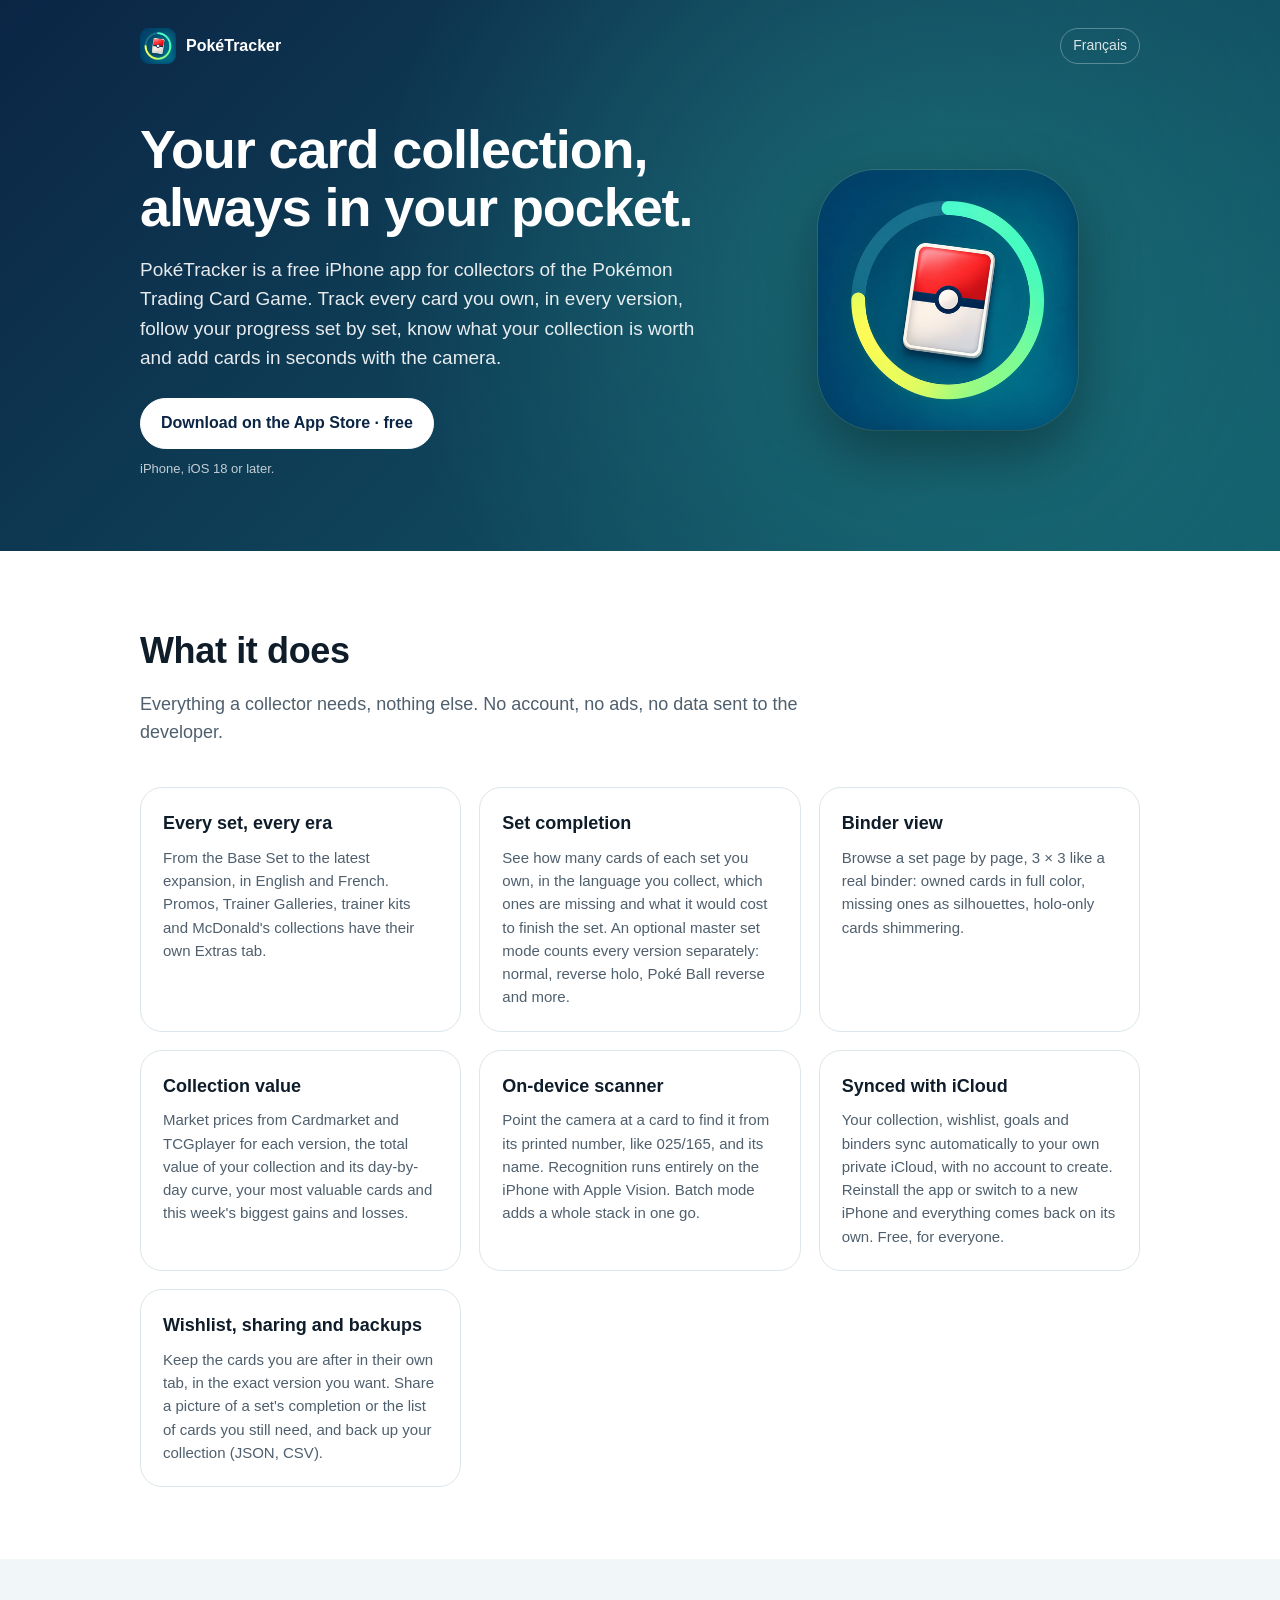
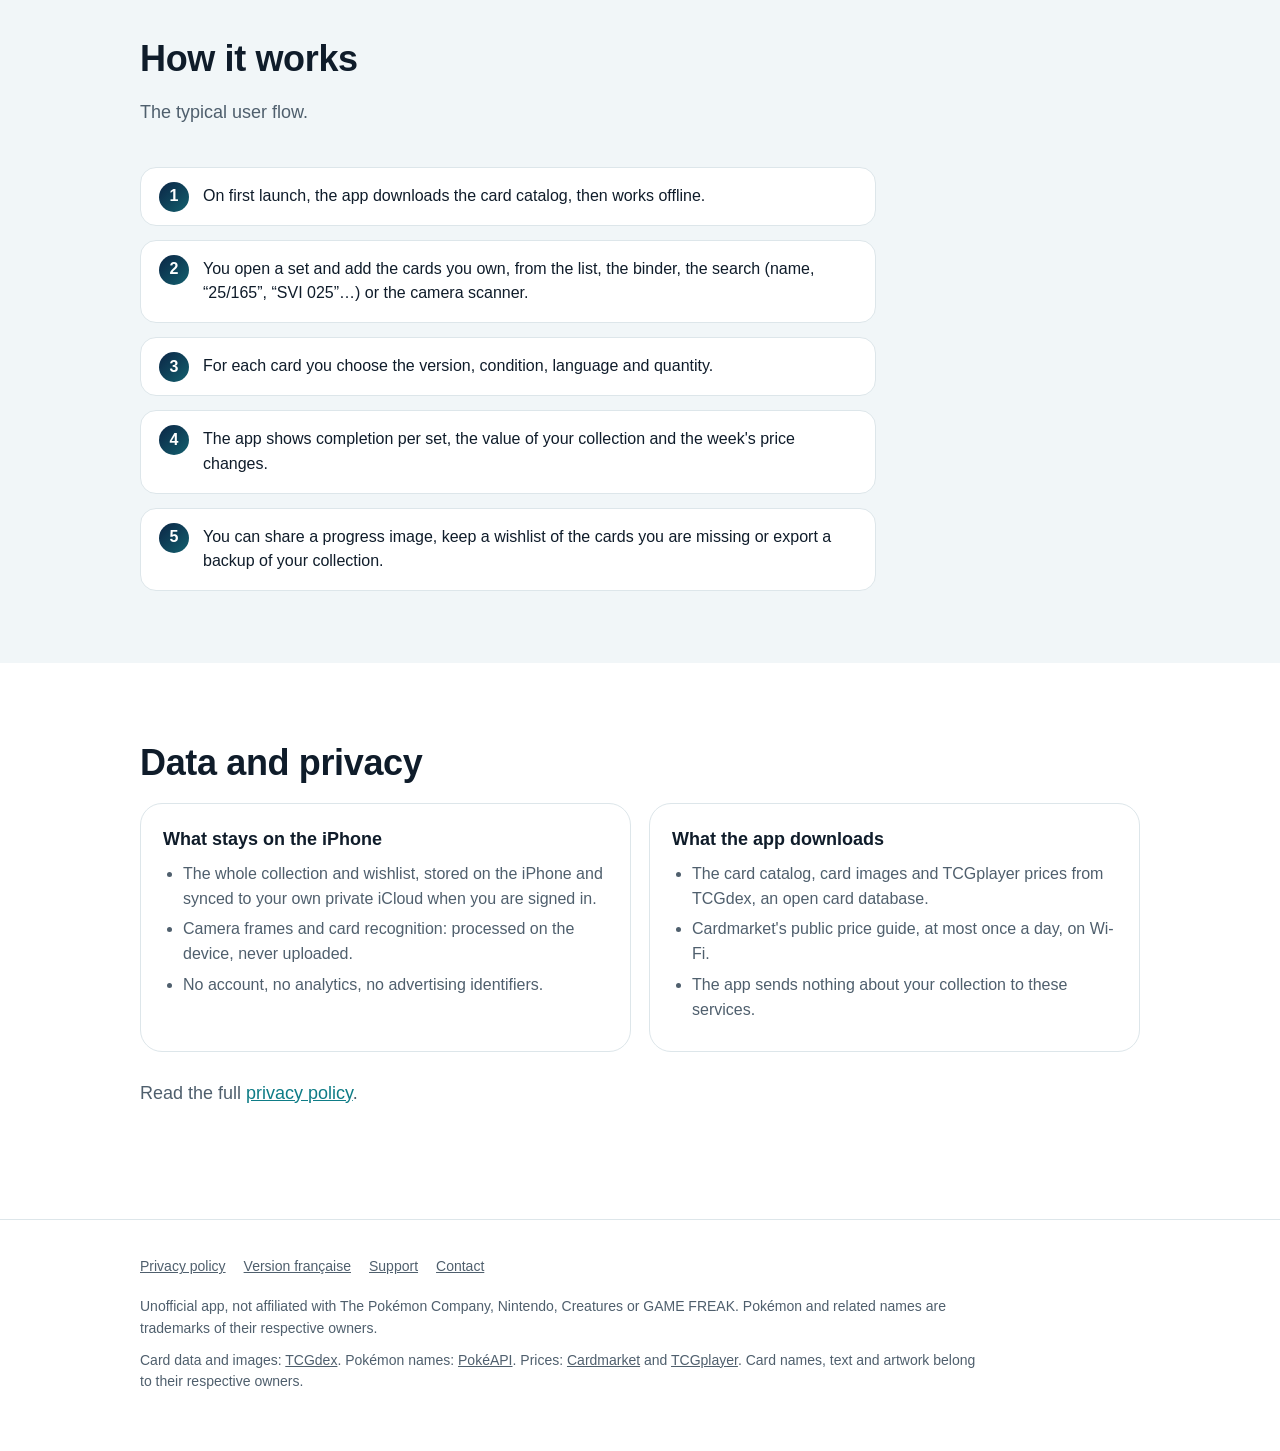
<file: index.html>
<!doctype html>
<html lang="en">
<head>
    <meta charset="utf-8">
    <meta name="viewport" content="width=device-width, initial-scale=1">
    <title>PokéTracker — Trading card collection tracker for iPhone</title>
    <meta name="description" content="PokéTracker is a free iPhone app to track your Pokémon Trading Card Game collection: set completion, every card version, prices, an on-device card scanner and shareable progress.">
    <meta name="apple-itunes-app" content="app-id=6833950408">
    <link rel="icon" href="images/icon.png">
    <link rel="stylesheet" href="style.css">
</head>
<body>
    <header class="hero">
        <div class="wrap">
            <nav class="nav">
                <a class="brand" href="./"><img src="images/icon.png" alt="">PokéTracker</a>
                <a class="lang" href="fr/" hreflang="fr" lang="fr">Français</a>
            </nav>

            <div class="hero-body">
                <div>
                    <h1>Your card collection, always in your pocket.</h1>
                    <p class="lead">PokéTracker is a free iPhone app for collectors of the Pokémon Trading Card Game. Track every card you own, in every version, follow your progress set by set, know what your collection is worth and add cards in seconds with the camera.</p>
                    <a class="status store-link" href="https://apps.apple.com/app/apple-store/id6833950408?pt=129789624&amp;ct=site-en&amp;mt=8">Download on the App Store · free</a>
                    <p class="store-note">iPhone, iOS 18 or later.</p>
                </div>
                <div class="hero-shot">
                    <img class="hero-icon" src="images/icon.png" alt="PokéTracker icon: a trading card with a Poké Ball motif inside a progress ring">
                </div>
            </div>
        </div>
    </header>

    <main>
        <section>
            <div class="wrap">
                <h2>What it does</h2>
                <p class="section-lead">Everything a collector needs, nothing else. No account, no ads, no data sent to the developer.</p>
                <div class="features">
                    <div class="feature">
                        <h3>Every set, every era</h3>
                        <p>From the Base Set to the latest expansion, in English and French. Promos, Trainer Galleries, trainer kits and McDonald's collections have their own Extras tab.</p>
                    </div>
                    <div class="feature">
                        <h3>Set completion</h3>
                        <p>See how many cards of each set you own, in the language you collect, which ones are missing and what it would cost to finish the set. An optional master set mode counts every version separately: normal, reverse holo, Poké Ball reverse and more.</p>
                    </div>
                    <div class="feature">
                        <h3>Binder view</h3>
                        <p>Browse a set page by page, 3 × 3 like a real binder: owned cards in full color, missing ones as silhouettes, holo-only cards shimmering.</p>
                    </div>
                    <div class="feature">
                        <h3>Collection value</h3>
                        <p>Market prices from Cardmarket and TCGplayer for each version, the total value of your collection and its day-by-day curve, your most valuable cards and this week's biggest gains and losses.</p>
                    </div>
                    <div class="feature">
                        <h3>On-device scanner</h3>
                        <p>Point the camera at a card to find it from its printed number, like 025/165, and its name. Recognition runs entirely on the iPhone with Apple Vision. Batch mode adds a whole stack in one go.</p>
                    </div>
                    <div class="feature">
                        <h3>Synced with iCloud</h3>
                        <p>Your collection, wishlist, goals and binders sync automatically to your own private iCloud, with no account to create. Reinstall the app or switch to a new iPhone and everything comes back on its own. Free, for everyone.</p>
                    </div>
                    <div class="feature">
                        <h3>Wishlist, sharing and backups</h3>
                        <p>Keep the cards you are after in their own tab, in the exact version you want. Share a picture of a set's completion or the list of cards you still need, and back up your collection (JSON, CSV).</p>
                    </div>
                </div>
            </div>
        </section>

        <section class="alt">
            <div class="wrap">
                <h2>How it works</h2>
                <p class="section-lead">The typical user flow.</p>
                <ol class="flow">
                    <li>On first launch, the app downloads the card catalog, then works offline.</li>
                    <li>You open a set and add the cards you own, from the list, the binder, the search (name, “25/165”, “SVI 025”…) or the camera scanner.</li>
                    <li>For each card you choose the version, condition, language and quantity.</li>
                    <li>The app shows completion per set, the value of your collection and the week's price changes.</li>
                    <li>You can share a progress image, keep a wishlist of the cards you are missing or export a backup of your collection.</li>
                </ol>
            </div>
        </section>

        <section>
            <div class="wrap">
                <h2>Data and privacy</h2>
                <div class="facts">
                    <div class="feature">
                        <h3>What stays on the iPhone</h3>
                        <ul>
                            <li>The whole collection and wishlist, stored on the iPhone and synced to your own private iCloud when you are signed in.</li>
                            <li>Camera frames and card recognition: processed on the device, never uploaded.</li>
                            <li>No account, no analytics, no advertising identifiers.</li>
                        </ul>
                    </div>
                    <div class="feature">
                        <h3>What the app downloads</h3>
                        <ul>
                            <li>The card catalog, card images and TCGplayer prices from TCGdex, an open card database.</li>
                            <li>Cardmarket's public price guide, at most once a day, on Wi-Fi.</li>
                            <li>The app sends nothing about your collection to these services.</li>
                        </ul>
                    </div>
                </div>
                <p class="section-lead" style="margin-top: 28px;">Read the full <a href="privacy.html">privacy policy</a>.</p>
            </div>
        </section>
    </main>

    <footer>
        <div class="wrap">
            <div class="links">
                <a href="privacy.html">Privacy policy</a>
                <a href="fr/" hreflang="fr" lang="fr">Version française</a>
                <a href="support.html">Support</a>
                <a href="mailto:contact@getpoketracker.app">Contact</a>
            </div>
            <p>Unofficial app, not affiliated with The Pokémon Company, Nintendo, Creatures or GAME FREAK. Pokémon and related names are trademarks of their respective owners.</p>
            <p>Card data and images: <a href="https://tcgdex.dev">TCGdex</a>. Pokémon names: <a href="https://pokeapi.co">PokéAPI</a>. Prices: <a href="https://www.cardmarket.com">Cardmarket</a> and <a href="https://www.tcgplayer.com">TCGplayer</a>. Card names, text and artwork belong to their respective owners.</p>
        </div>
    </footer>
</body>
</html>
</file>
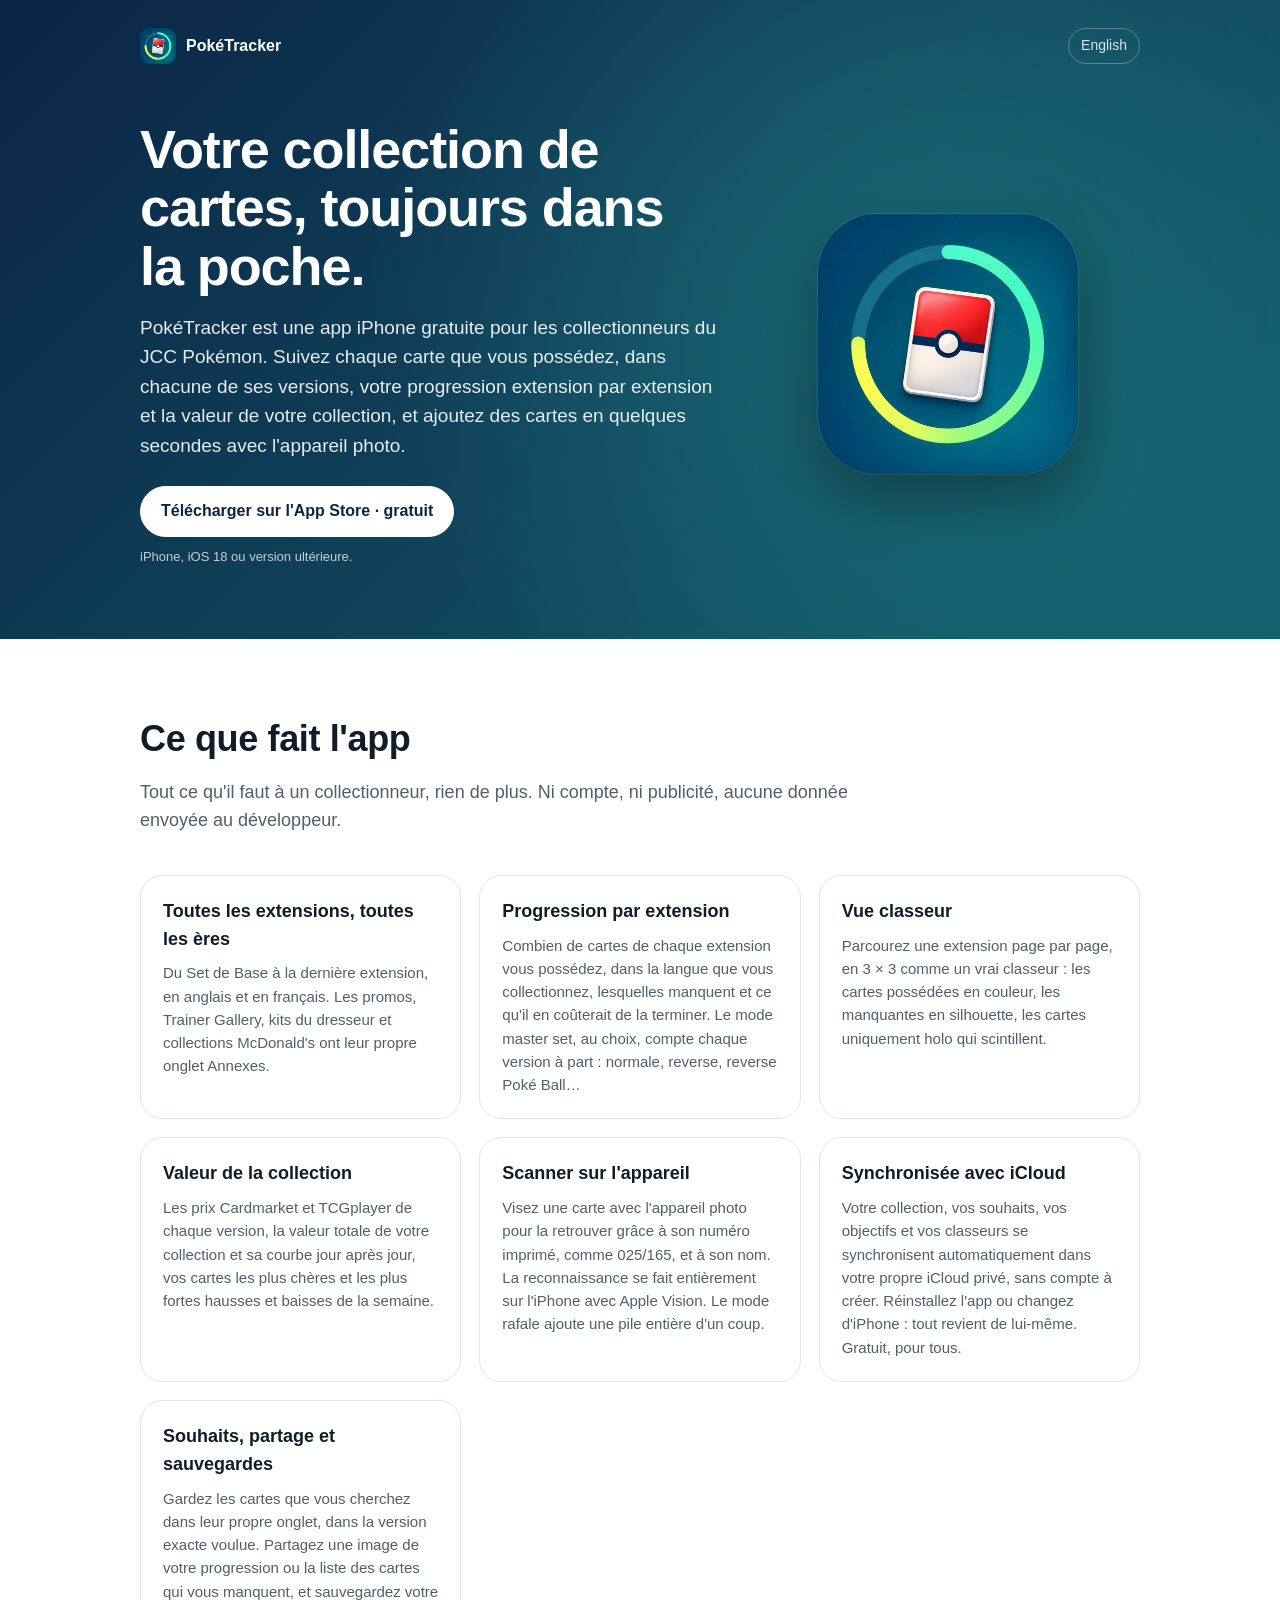
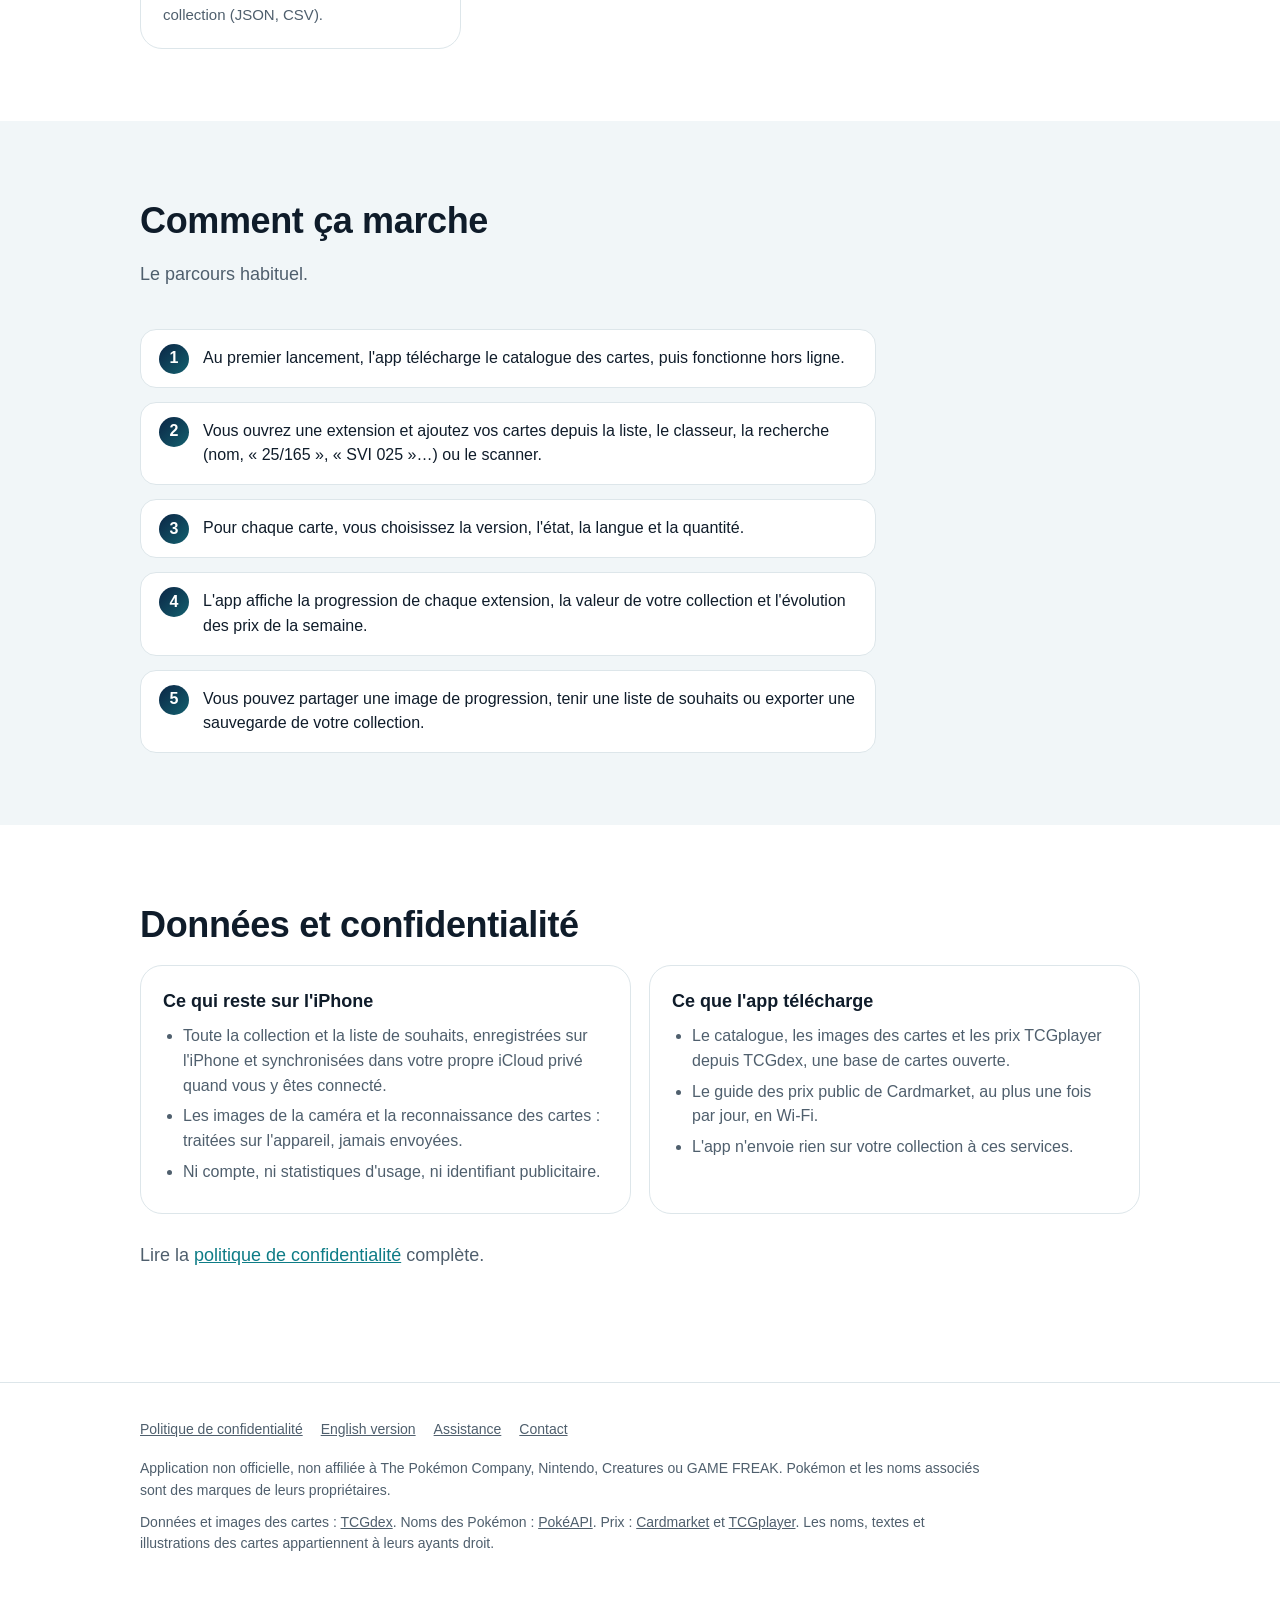
<file: fr/index.html>
<!doctype html>
<html lang="fr">
<head>
    <meta charset="utf-8">
    <meta name="viewport" content="width=device-width, initial-scale=1">
    <title>PokéTracker — Suivi de collection de cartes sur iPhone</title>
    <meta name="description" content="PokéTracker est une app iPhone gratuite pour suivre votre collection de cartes du JCC Pokémon : progression par extension, toutes les versions, prix, scanner sur l'appareil et images de progression.">
    <meta name="apple-itunes-app" content="app-id=6833950408">
    <link rel="icon" href="../images/icon.png">
    <link rel="stylesheet" href="../style.css">
</head>
<body>
    <header class="hero">
        <div class="wrap">
            <nav class="nav">
                <a class="brand" href="./"><img src="../images/icon.png" alt="">PokéTracker</a>
                <a class="lang" href="../" hreflang="en" lang="en">English</a>
            </nav>

            <div class="hero-body">
                <div>
                    <h1>Votre collection de cartes, toujours dans la poche.</h1>
                    <p class="lead">PokéTracker est une app iPhone gratuite pour les collectionneurs du JCC Pokémon. Suivez chaque carte que vous possédez, dans chacune de ses versions, votre progression extension par extension et la valeur de votre collection, et ajoutez des cartes en quelques secondes avec l'appareil photo.</p>
                    <a class="status store-link" href="https://apps.apple.com/app/apple-store/id6833950408?pt=129789624&amp;ct=site-fr&amp;mt=8">Télécharger sur l'App Store · gratuit</a>
                    <p class="store-note">iPhone, iOS 18 ou version ultérieure.</p>
                </div>
                <div class="hero-shot">
                    <img class="hero-icon" src="../images/icon.png" alt="Icône de PokéTracker : une carte à motif de Poké Ball dans un anneau de progression">
                </div>
            </div>
        </div>
    </header>

    <main>
        <section>
            <div class="wrap">
                <h2>Ce que fait l'app</h2>
                <p class="section-lead">Tout ce qu'il faut à un collectionneur, rien de plus. Ni compte, ni publicité, aucune donnée envoyée au développeur.</p>
                <div class="features">
                    <div class="feature">
                        <h3>Toutes les extensions, toutes les ères</h3>
                        <p>Du Set de Base à la dernière extension, en anglais et en français. Les promos, Trainer Gallery, kits du dresseur et collections McDonald's ont leur propre onglet Annexes.</p>
                    </div>
                    <div class="feature">
                        <h3>Progression par extension</h3>
                        <p>Combien de cartes de chaque extension vous possédez, dans la langue que vous collectionnez, lesquelles manquent et ce qu'il en coûterait de la terminer. Le mode master set, au choix, compte chaque version à part : normale, reverse, reverse Poké Ball…</p>
                    </div>
                    <div class="feature">
                        <h3>Vue classeur</h3>
                        <p>Parcourez une extension page par page, en 3 × 3 comme un vrai classeur : les cartes possédées en couleur, les manquantes en silhouette, les cartes uniquement holo qui scintillent.</p>
                    </div>
                    <div class="feature">
                        <h3>Valeur de la collection</h3>
                        <p>Les prix Cardmarket et TCGplayer de chaque version, la valeur totale de votre collection et sa courbe jour après jour, vos cartes les plus chères et les plus fortes hausses et baisses de la semaine.</p>
                    </div>
                    <div class="feature">
                        <h3>Scanner sur l'appareil</h3>
                        <p>Visez une carte avec l'appareil photo pour la retrouver grâce à son numéro imprimé, comme 025/165, et à son nom. La reconnaissance se fait entièrement sur l'iPhone avec Apple Vision. Le mode rafale ajoute une pile entière d'un coup.</p>
                    </div>
                    <div class="feature">
                        <h3>Synchronisée avec iCloud</h3>
                        <p>Votre collection, vos souhaits, vos objectifs et vos classeurs se synchronisent automatiquement dans votre propre iCloud privé, sans compte à créer. Réinstallez l'app ou changez d'iPhone : tout revient de lui-même. Gratuit, pour tous.</p>
                    </div>
                    <div class="feature">
                        <h3>Souhaits, partage et sauvegardes</h3>
                        <p>Gardez les cartes que vous cherchez dans leur propre onglet, dans la version exacte voulue. Partagez une image de votre progression ou la liste des cartes qui vous manquent, et sauvegardez votre collection (JSON, CSV).</p>
                    </div>
                </div>
            </div>
        </section>

        <section class="alt">
            <div class="wrap">
                <h2>Comment ça marche</h2>
                <p class="section-lead">Le parcours habituel.</p>
                <ol class="flow">
                    <li>Au premier lancement, l'app télécharge le catalogue des cartes, puis fonctionne hors ligne.</li>
                    <li>Vous ouvrez une extension et ajoutez vos cartes depuis la liste, le classeur, la recherche (nom, « 25/165 », « SVI 025 »…) ou le scanner.</li>
                    <li>Pour chaque carte, vous choisissez la version, l'état, la langue et la quantité.</li>
                    <li>L'app affiche la progression de chaque extension, la valeur de votre collection et l'évolution des prix de la semaine.</li>
                    <li>Vous pouvez partager une image de progression, tenir une liste de souhaits ou exporter une sauvegarde de votre collection.</li>
                </ol>
            </div>
        </section>

        <section>
            <div class="wrap">
                <h2>Données et confidentialité</h2>
                <div class="facts">
                    <div class="feature">
                        <h3>Ce qui reste sur l'iPhone</h3>
                        <ul>
                            <li>Toute la collection et la liste de souhaits, enregistrées sur l'iPhone et synchronisées dans votre propre iCloud privé quand vous y êtes connecté.</li>
                            <li>Les images de la caméra et la reconnaissance des cartes : traitées sur l'appareil, jamais envoyées.</li>
                            <li>Ni compte, ni statistiques d'usage, ni identifiant publicitaire.</li>
                        </ul>
                    </div>
                    <div class="feature">
                        <h3>Ce que l'app télécharge</h3>
                        <ul>
                            <li>Le catalogue, les images des cartes et les prix TCGplayer depuis TCGdex, une base de cartes ouverte.</li>
                            <li>Le guide des prix public de Cardmarket, au plus une fois par jour, en Wi-Fi.</li>
                            <li>L'app n'envoie rien sur votre collection à ces services.</li>
                        </ul>
                    </div>
                </div>
                <p class="section-lead" style="margin-top: 28px;">Lire la <a href="../privacy.html#fr">politique de confidentialité</a> complète.</p>
            </div>
        </section>
    </main>

    <footer>
        <div class="wrap">
            <div class="links">
                <a href="../privacy.html#fr">Politique de confidentialité</a>
                <a href="../" hreflang="en" lang="en">English version</a>
                <a href="../support.html#fr">Assistance</a>
                <a href="mailto:contact@getpoketracker.app">Contact</a>
            </div>
            <p>Application non officielle, non affiliée à The Pokémon Company, Nintendo, Creatures ou GAME FREAK. Pokémon et les noms associés sont des marques de leurs propriétaires.</p>
            <p>Données et images des cartes : <a href="https://tcgdex.dev">TCGdex</a>. Noms des Pokémon : <a href="https://pokeapi.co">PokéAPI</a>. Prix : <a href="https://www.cardmarket.com">Cardmarket</a> et <a href="https://www.tcgplayer.com">TCGplayer</a>. Les noms, textes et illustrations des cartes appartiennent à leurs ayants droit.</p>
        </div>
    </footer>
</body>
</html>
</file>
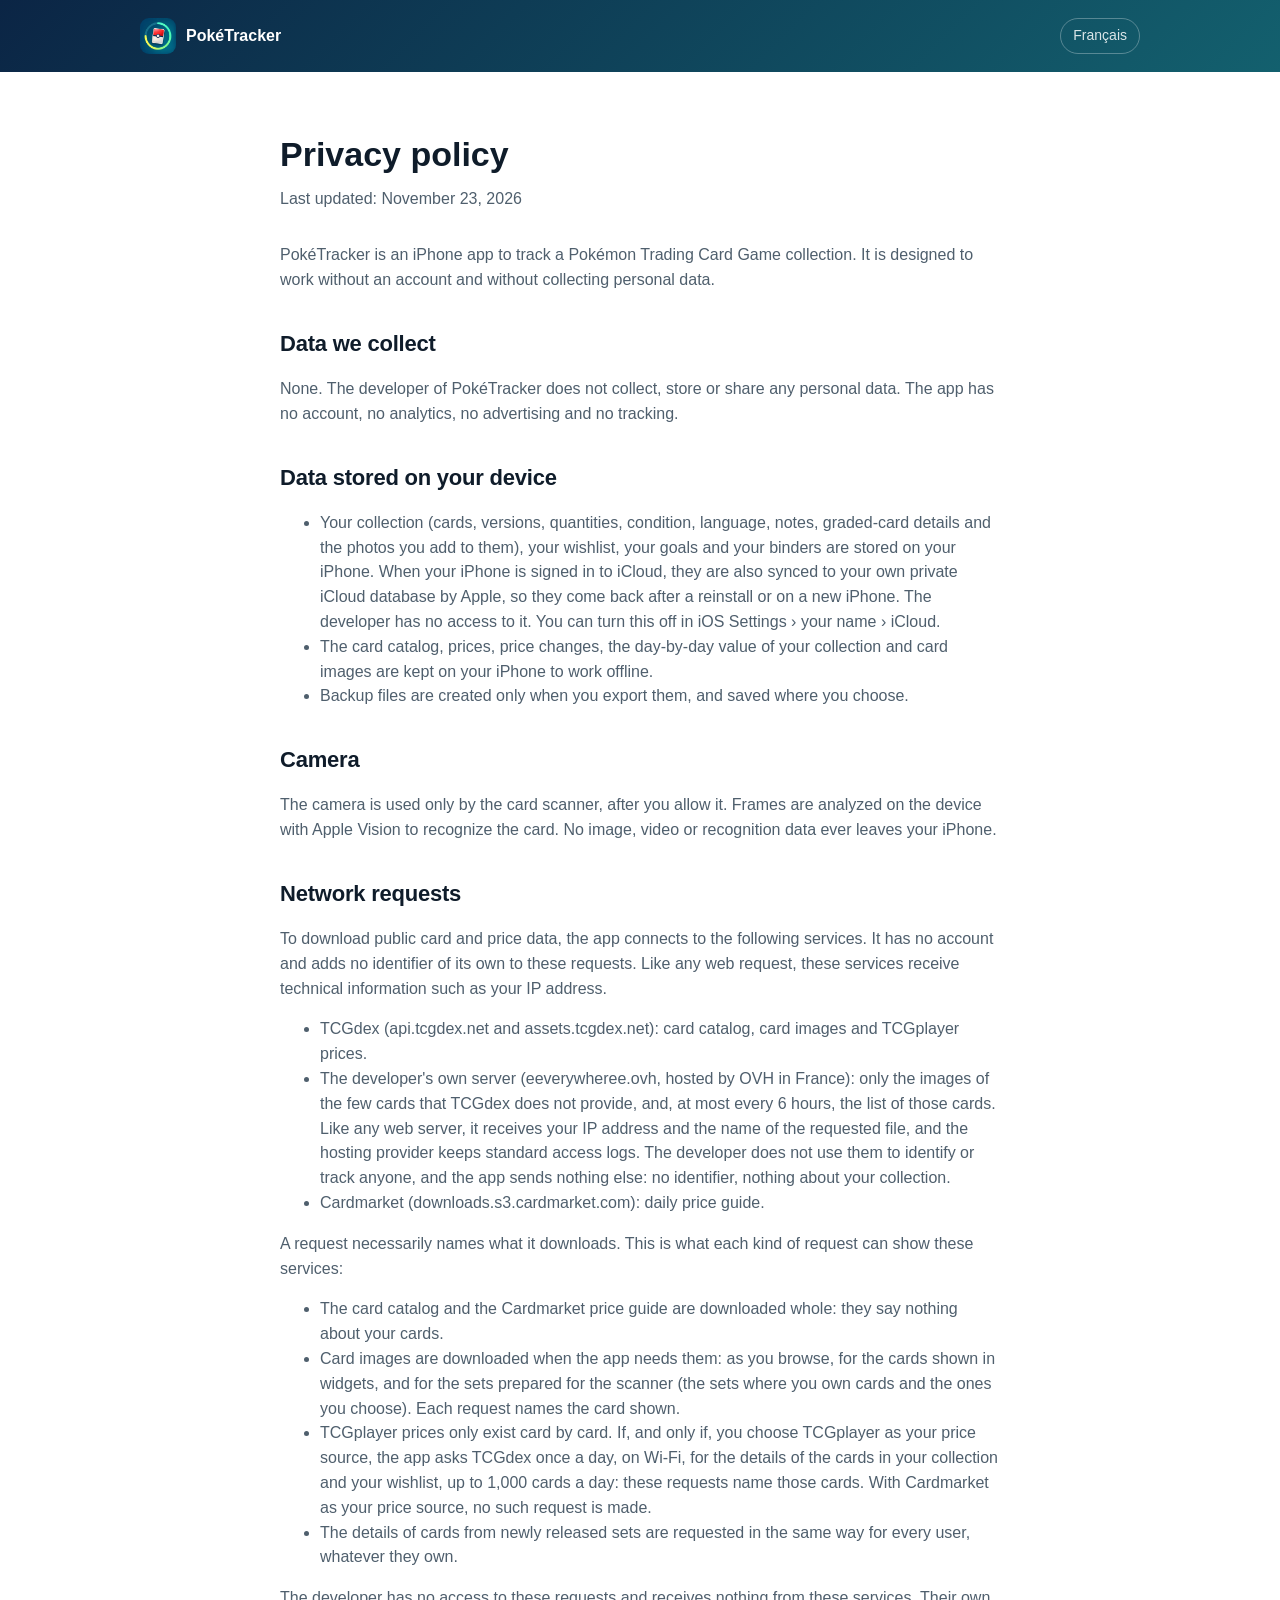
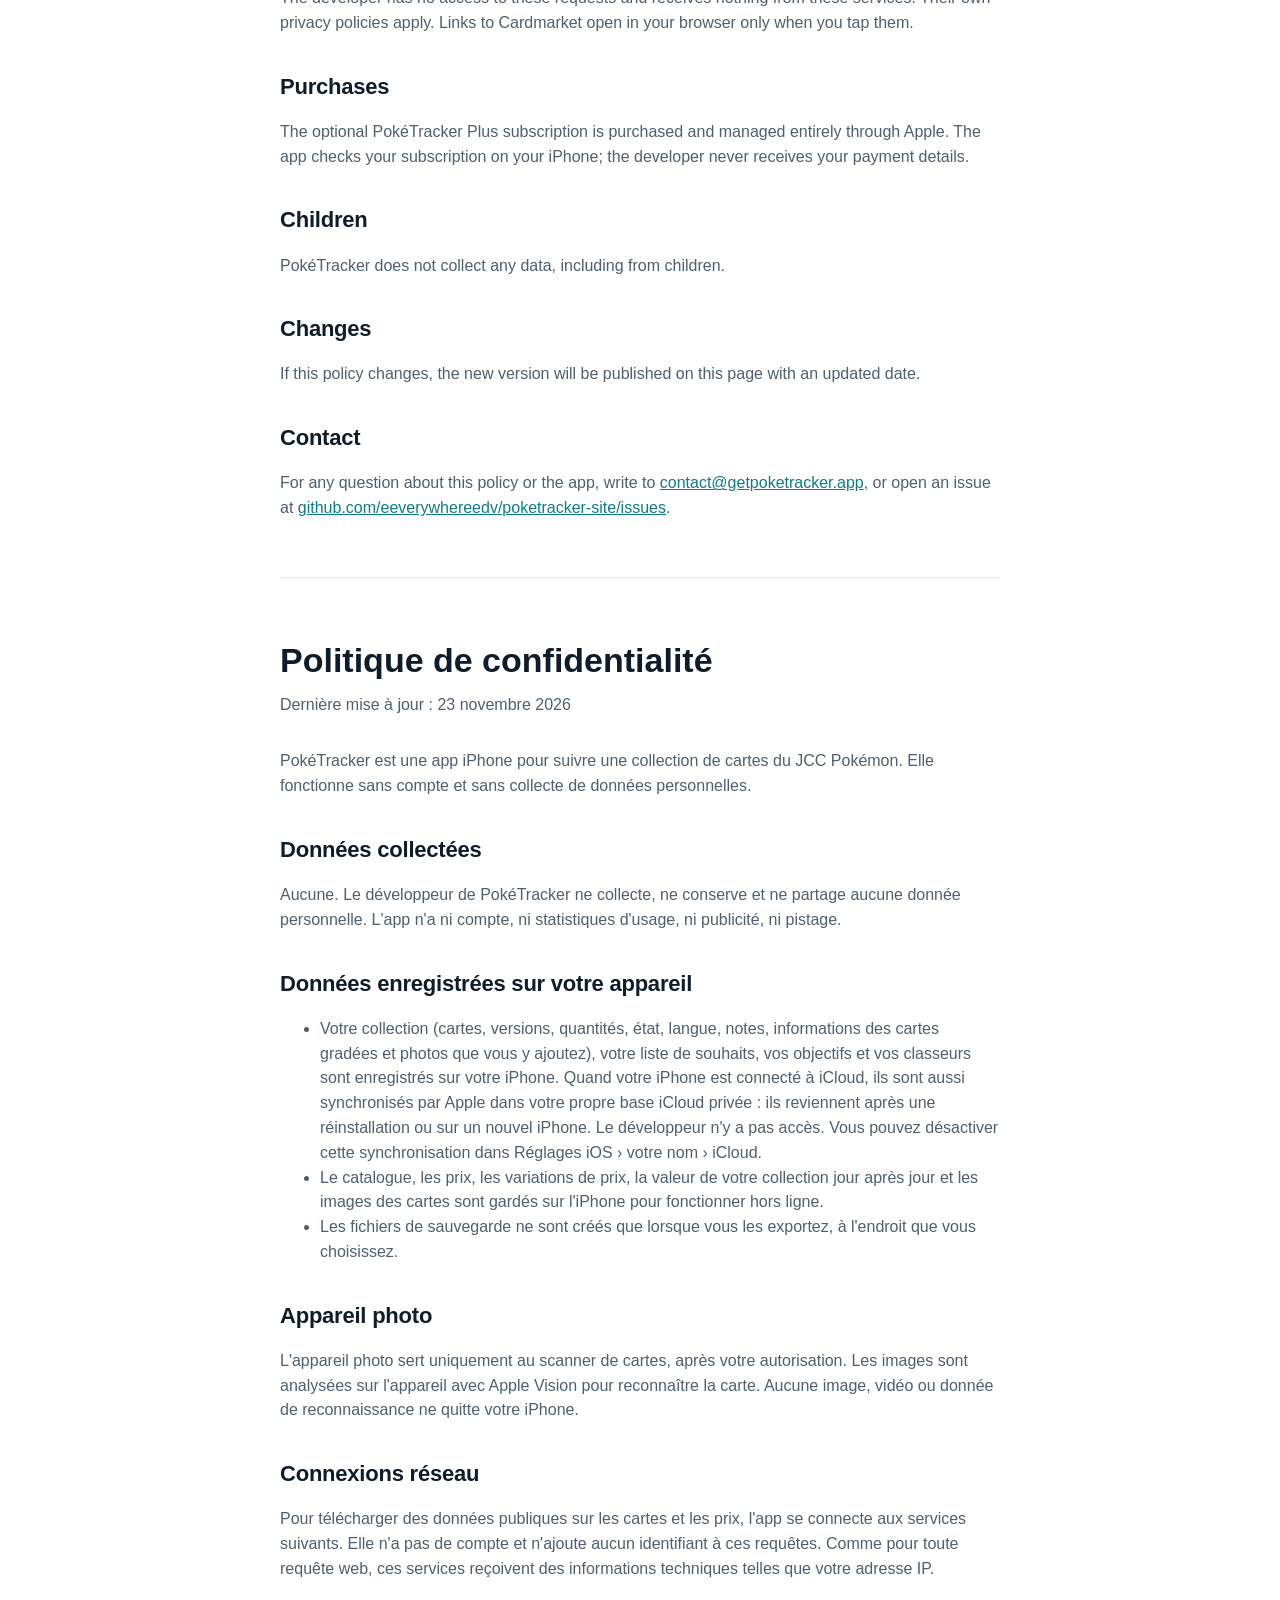
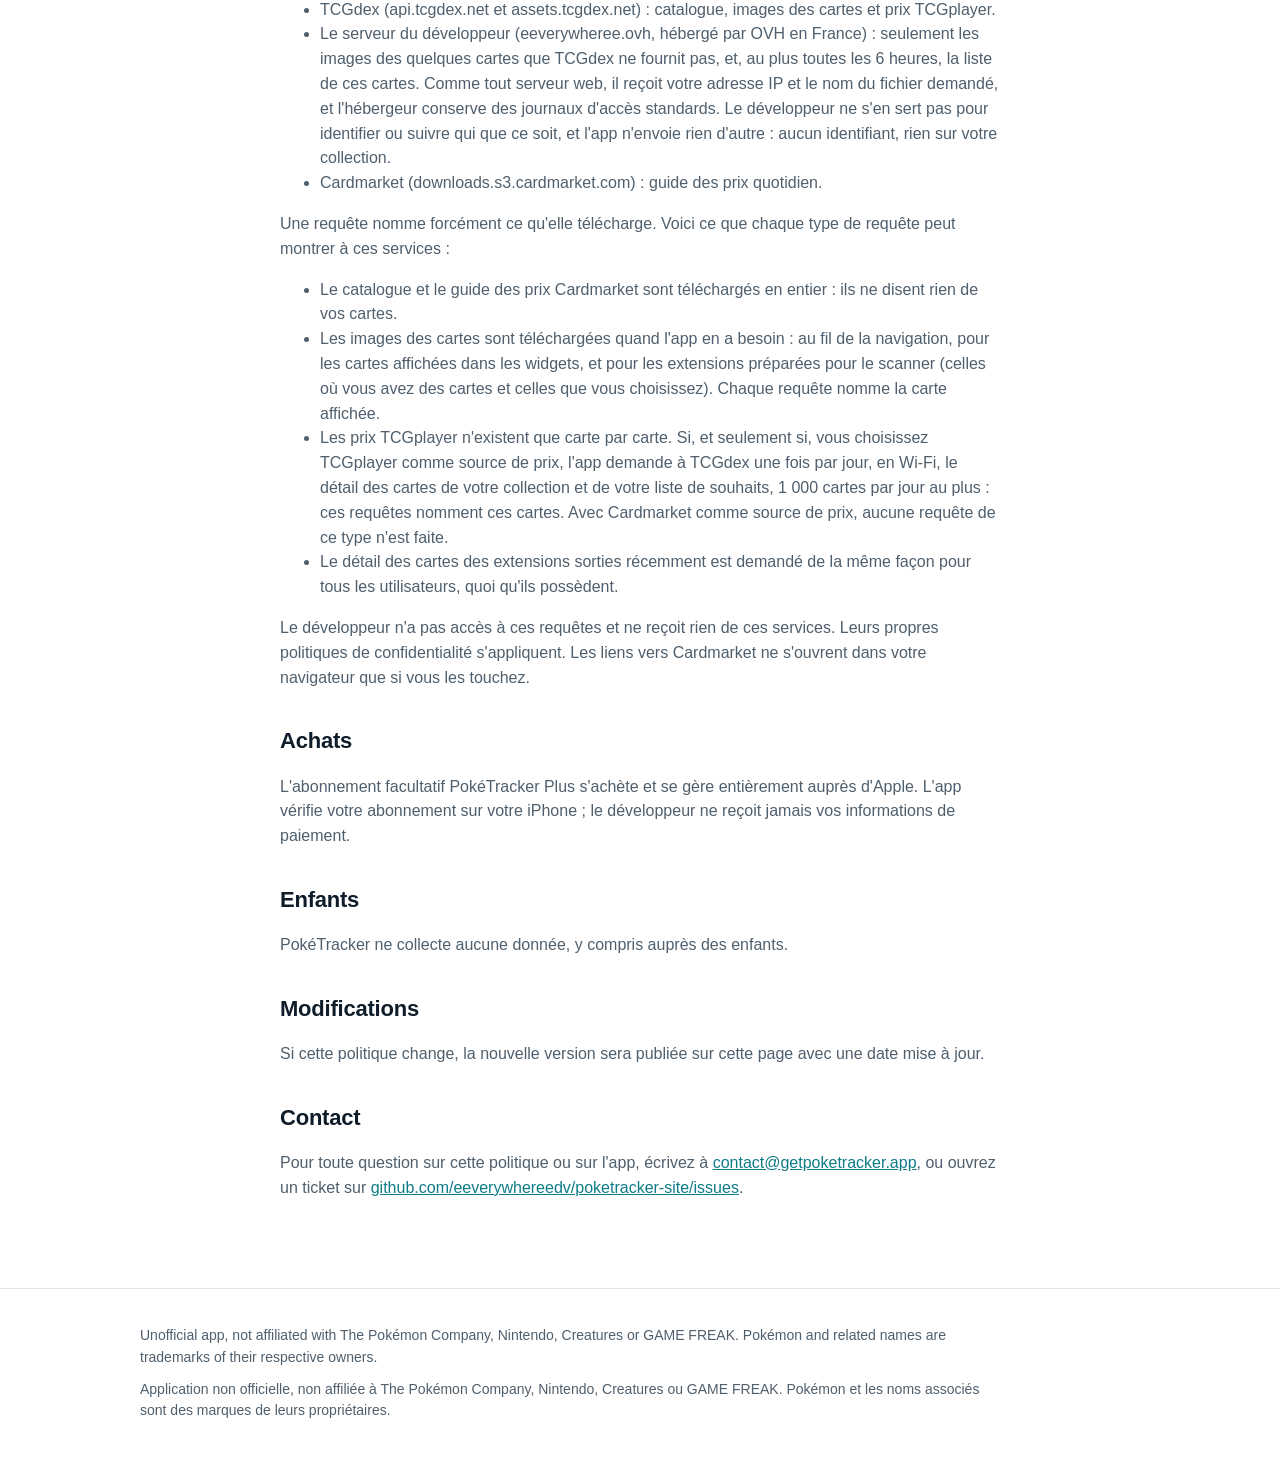
<file: privacy.html>
<!doctype html>
<html lang="en">
<head>
    <meta charset="utf-8">
    <meta name="viewport" content="width=device-width, initial-scale=1">
    <title>PokéTracker — Privacy policy</title>
    <link rel="icon" href="images/icon.png">
    <link rel="stylesheet" href="style.css">
</head>
<body>
    <div class="doc-nav">
        <div class="wrap nav">
            <a class="brand" href="./"><img src="images/icon.png" alt="">PokéTracker</a>
            <a class="lang" href="#fr" lang="fr">Français</a>
        </div>
    </div>

    <main class="doc">
        <h1>Privacy policy</h1>
        <p class="updated">Last updated: November 23, 2026</p>

        <p>PokéTracker is an iPhone app to track a Pokémon Trading Card Game collection. It is designed to work without an account and without collecting personal data.</p>

        <h2>Data we collect</h2>
        <p>None. The developer of PokéTracker does not collect, store or share any personal data. The app has no account, no analytics, no advertising and no tracking.</p>

        <h2>Data stored on your device</h2>
        <ul>
            <li>Your collection (cards, versions, quantities, condition, language, notes, graded-card details and the photos you add to them), your wishlist, your goals and your binders are stored on your iPhone. When your iPhone is signed in to iCloud, they are also synced to your own private iCloud database by Apple, so they come back after a reinstall or on a new iPhone. The developer has no access to it. You can turn this off in iOS Settings › your name › iCloud.</li>
            <li>The card catalog, prices, price changes, the day-by-day value of your collection and card images are kept on your iPhone to work offline.</li>
            <li>Backup files are created only when you export them, and saved where you choose.</li>
        </ul>

        <h2>Camera</h2>
        <p>The camera is used only by the card scanner, after you allow it. Frames are analyzed on the device with Apple Vision to recognize the card. No image, video or recognition data ever leaves your iPhone.</p>

        <h2>Network requests</h2>
        <p>To download public card and price data, the app connects to the following services. It has no account and adds no identifier of its own to these requests. Like any web request, these services receive technical information such as your IP address.</p>
        <ul>
            <li>TCGdex (api.tcgdex.net and assets.tcgdex.net): card catalog, card images and TCGplayer prices.</li>
            <li>The developer's own server (eeverywheree.ovh, hosted by OVH in France): only the images of the few cards that TCGdex does not provide, and, at most every 6 hours, the list of those cards. Like any web server, it receives your IP address and the name of the requested file, and the hosting provider keeps standard access logs. The developer does not use them to identify or track anyone, and the app sends nothing else: no identifier, nothing about your collection.</li>
            <li>Cardmarket (downloads.s3.cardmarket.com): daily price guide.</li>
        </ul>
        <p>A request necessarily names what it downloads. This is what each kind of request can show these services:</p>
        <ul>
            <li>The card catalog and the Cardmarket price guide are downloaded whole: they say nothing about your cards.</li>
            <li>Card images are downloaded when the app needs them: as you browse, for the cards shown in widgets, and for the sets prepared for the scanner (the sets where you own cards and the ones you choose). Each request names the card shown.</li>
            <li>TCGplayer prices only exist card by card. If, and only if, you choose TCGplayer as your price source, the app asks TCGdex once a day, on Wi-Fi, for the details of the cards in your collection and your wishlist, up to 1,000 cards a day: these requests name those cards. With Cardmarket as your price source, no such request is made.</li>
            <li>The details of cards from newly released sets are requested in the same way for every user, whatever they own.</li>
        </ul>
        <p>The developer has no access to these requests and receives nothing from these services. Their own privacy policies apply. Links to Cardmarket open in your browser only when you tap them.</p>

        <h2>Purchases</h2>
        <p>The optional PokéTracker Plus subscription is purchased and managed entirely through Apple. The app checks your subscription on your iPhone; the developer never receives your payment details.</p>

        <h2>Children</h2>
        <p>PokéTracker does not collect any data, including from children.</p>

        <h2>Changes</h2>
        <p>If this policy changes, the new version will be published on this page with an updated date.</p>

        <h2>Contact</h2>
        <p>For any question about this policy or the app, write to <a href="mailto:contact@getpoketracker.app">contact@getpoketracker.app</a>, or open an issue at <a href="https://github.com/eeverywhereedv/poketracker-site/issues">github.com/eeverywhereedv/poketracker-site/issues</a>.</p>

        <hr id="fr" style="margin: 56px 0; border: 0; border-top: 1px solid var(--line);">

        <div lang="fr">
            <h1>Politique de confidentialité</h1>
            <p class="updated">Dernière mise à jour : 23 novembre 2026</p>

            <p>PokéTracker est une app iPhone pour suivre une collection de cartes du JCC Pokémon. Elle fonctionne sans compte et sans collecte de données personnelles.</p>

            <h2>Données collectées</h2>
            <p>Aucune. Le développeur de PokéTracker ne collecte, ne conserve et ne partage aucune donnée personnelle. L'app n'a ni compte, ni statistiques d'usage, ni publicité, ni pistage.</p>

            <h2>Données enregistrées sur votre appareil</h2>
            <ul>
                <li>Votre collection (cartes, versions, quantités, état, langue, notes, informations des cartes gradées et photos que vous y ajoutez), votre liste de souhaits, vos objectifs et vos classeurs sont enregistrés sur votre iPhone. Quand votre iPhone est connecté à iCloud, ils sont aussi synchronisés par Apple dans votre propre base iCloud privée : ils reviennent après une réinstallation ou sur un nouvel iPhone. Le développeur n'y a pas accès. Vous pouvez désactiver cette synchronisation dans Réglages iOS › votre nom › iCloud.</li>
                <li>Le catalogue, les prix, les variations de prix, la valeur de votre collection jour après jour et les images des cartes sont gardés sur l'iPhone pour fonctionner hors ligne.</li>
                <li>Les fichiers de sauvegarde ne sont créés que lorsque vous les exportez, à l'endroit que vous choisissez.</li>
            </ul>

            <h2>Appareil photo</h2>
            <p>L'appareil photo sert uniquement au scanner de cartes, après votre autorisation. Les images sont analysées sur l'appareil avec Apple Vision pour reconnaître la carte. Aucune image, vidéo ou donnée de reconnaissance ne quitte votre iPhone.</p>

            <h2>Connexions réseau</h2>
            <p>Pour télécharger des données publiques sur les cartes et les prix, l'app se connecte aux services suivants. Elle n'a pas de compte et n'ajoute aucun identifiant à ces requêtes. Comme pour toute requête web, ces services reçoivent des informations techniques telles que votre adresse IP.</p>
            <ul>
                <li>TCGdex (api.tcgdex.net et assets.tcgdex.net) : catalogue, images des cartes et prix TCGplayer.</li>
                <li>Le serveur du développeur (eeverywheree.ovh, hébergé par OVH en France) : seulement les images des quelques cartes que TCGdex ne fournit pas, et, au plus toutes les 6 heures, la liste de ces cartes. Comme tout serveur web, il reçoit votre adresse IP et le nom du fichier demandé, et l'hébergeur conserve des journaux d'accès standards. Le développeur ne s'en sert pas pour identifier ou suivre qui que ce soit, et l'app n'envoie rien d'autre : aucun identifiant, rien sur votre collection.</li>
                <li>Cardmarket (downloads.s3.cardmarket.com) : guide des prix quotidien.</li>
            </ul>
            <p>Une requête nomme forcément ce qu'elle télécharge. Voici ce que chaque type de requête peut montrer à ces services :</p>
            <ul>
                <li>Le catalogue et le guide des prix Cardmarket sont téléchargés en entier : ils ne disent rien de vos cartes.</li>
                <li>Les images des cartes sont téléchargées quand l'app en a besoin : au fil de la navigation, pour les cartes affichées dans les widgets, et pour les extensions préparées pour le scanner (celles où vous avez des cartes et celles que vous choisissez). Chaque requête nomme la carte affichée.</li>
                <li>Les prix TCGplayer n'existent que carte par carte. Si, et seulement si, vous choisissez TCGplayer comme source de prix, l'app demande à TCGdex une fois par jour, en Wi-Fi, le détail des cartes de votre collection et de votre liste de souhaits, 1 000 cartes par jour au plus : ces requêtes nomment ces cartes. Avec Cardmarket comme source de prix, aucune requête de ce type n'est faite.</li>
                <li>Le détail des cartes des extensions sorties récemment est demandé de la même façon pour tous les utilisateurs, quoi qu'ils possèdent.</li>
            </ul>
            <p>Le développeur n'a pas accès à ces requêtes et ne reçoit rien de ces services. Leurs propres politiques de confidentialité s'appliquent. Les liens vers Cardmarket ne s'ouvrent dans votre navigateur que si vous les touchez.</p>

            <h2>Achats</h2>
            <p>L'abonnement facultatif PokéTracker Plus s'achète et se gère entièrement auprès d'Apple. L'app vérifie votre abonnement sur votre iPhone ; le développeur ne reçoit jamais vos informations de paiement.</p>

            <h2>Enfants</h2>
            <p>PokéTracker ne collecte aucune donnée, y compris auprès des enfants.</p>

            <h2>Modifications</h2>
            <p>Si cette politique change, la nouvelle version sera publiée sur cette page avec une date mise à jour.</p>

            <h2>Contact</h2>
            <p>Pour toute question sur cette politique ou sur l'app, écrivez à <a href="mailto:contact@getpoketracker.app">contact@getpoketracker.app</a>, ou ouvrez un ticket sur <a href="https://github.com/eeverywhereedv/poketracker-site/issues">github.com/eeverywhereedv/poketracker-site/issues</a>.</p>
        </div>
    </main>

    <footer>
        <div class="wrap">
            <p>Unofficial app, not affiliated with The Pokémon Company, Nintendo, Creatures or GAME FREAK. Pokémon and related names are trademarks of their respective owners.</p>
            <p lang="fr">Application non officielle, non affiliée à The Pokémon Company, Nintendo, Creatures ou GAME FREAK. Pokémon et les noms associés sont des marques de leurs propriétaires.</p>
        </div>
    </footer>
</body>
</html>
</file>
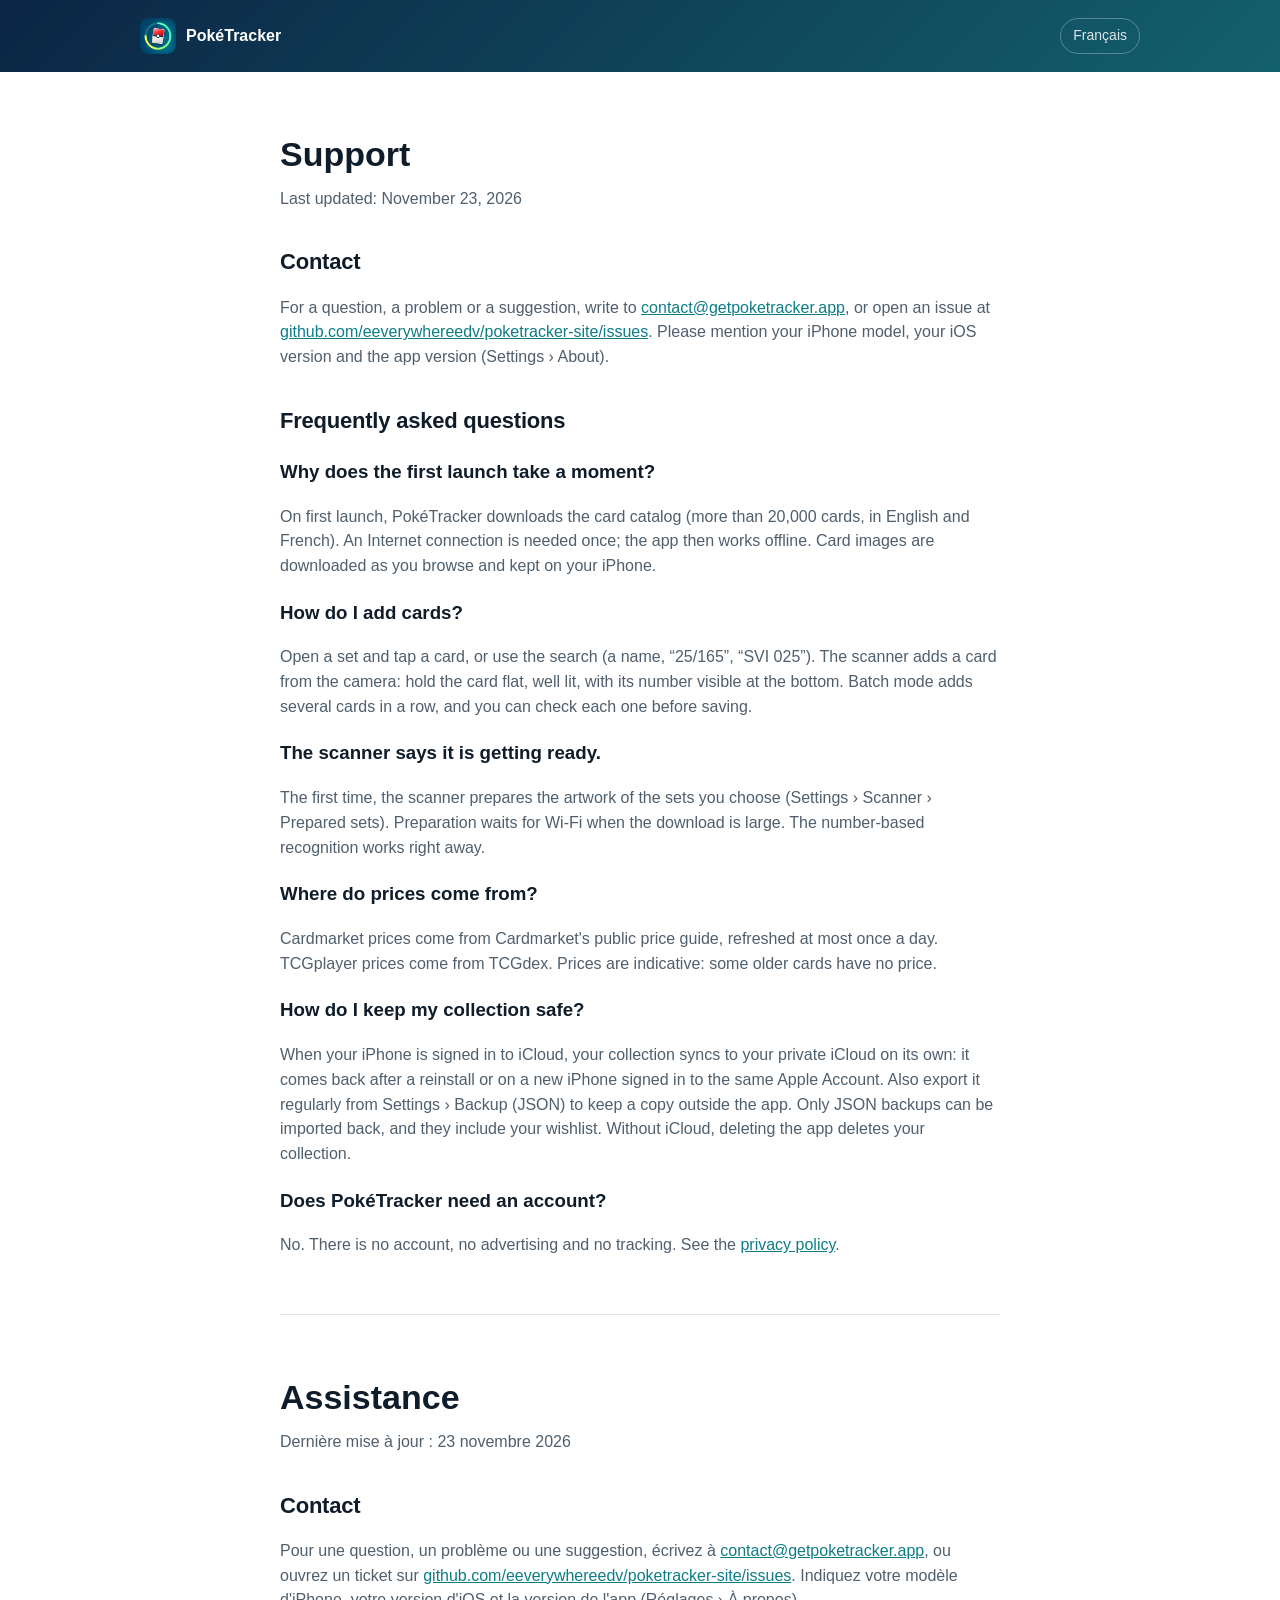
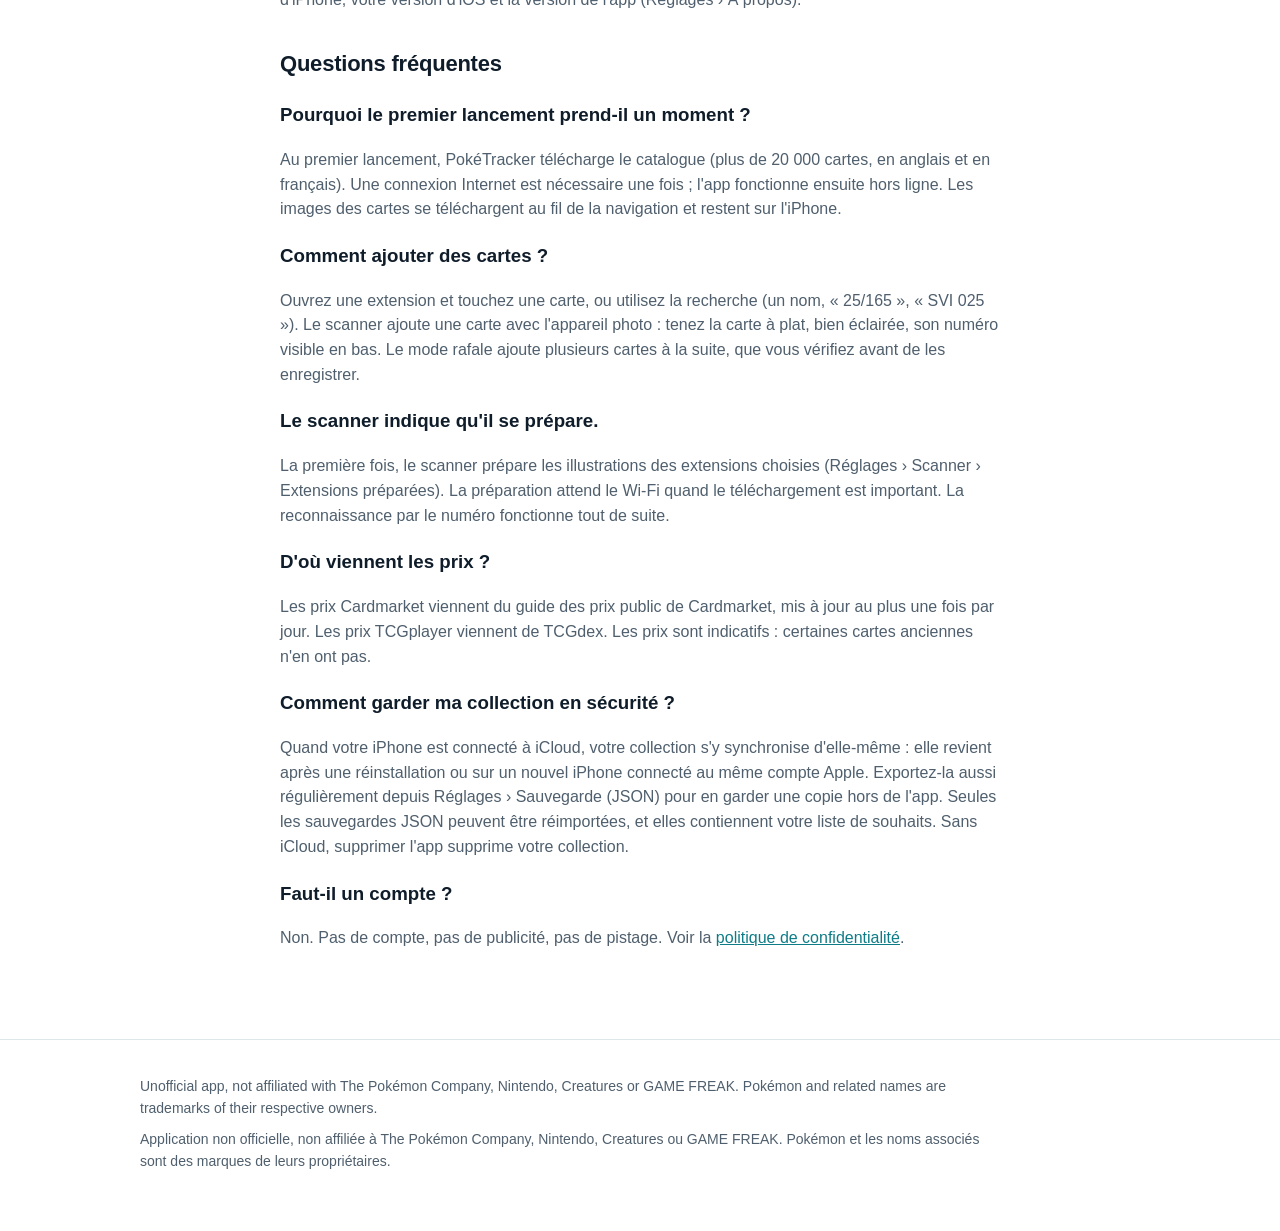
<file: support.html>
<!doctype html>
<html lang="en">
<head>
    <meta charset="utf-8">
    <meta name="viewport" content="width=device-width, initial-scale=1">
    <title>PokéTracker — Support</title>
    <link rel="icon" href="images/icon.png">
    <link rel="stylesheet" href="style.css">
</head>
<body>
    <div class="doc-nav">
        <div class="wrap nav">
            <a class="brand" href="./"><img src="images/icon.png" alt="">PokéTracker</a>
            <a class="lang" href="#fr" lang="fr">Français</a>
        </div>
    </div>

    <main class="doc">
        <h1>Support</h1>
        <p class="updated">Last updated: November 23, 2026</p>

        <h2>Contact</h2>
        <p>For a question, a problem or a suggestion, write to <a href="mailto:contact@getpoketracker.app">contact@getpoketracker.app</a>, or open an issue at <a href="https://github.com/eeverywhereedv/poketracker-site/issues">github.com/eeverywhereedv/poketracker-site/issues</a>. Please mention your iPhone model, your iOS version and the app version (Settings › About).</p>

        <h2>Frequently asked questions</h2>

        <h3>Why does the first launch take a moment?</h3>
        <p>On first launch, PokéTracker downloads the card catalog (more than 20,000 cards, in English and French). An Internet connection is needed once; the app then works offline. Card images are downloaded as you browse and kept on your iPhone.</p>

        <h3>How do I add cards?</h3>
        <p>Open a set and tap a card, or use the search (a name, “25/165”, “SVI 025”). The scanner adds a card from the camera: hold the card flat, well lit, with its number visible at the bottom. Batch mode adds several cards in a row, and you can check each one before saving.</p>

        <h3>The scanner says it is getting ready.</h3>
        <p>The first time, the scanner prepares the artwork of the sets you choose (Settings › Scanner › Prepared sets). Preparation waits for Wi-Fi when the download is large. The number-based recognition works right away.</p>

        <h3>Where do prices come from?</h3>
        <p>Cardmarket prices come from Cardmarket's public price guide, refreshed at most once a day. TCGplayer prices come from TCGdex. Prices are indicative: some older cards have no price.</p>

        <h3>How do I keep my collection safe?</h3>
        <p>When your iPhone is signed in to iCloud, your collection syncs to your private iCloud on its own: it comes back after a reinstall or on a new iPhone signed in to the same Apple Account. Also export it regularly from Settings › Backup (JSON) to keep a copy outside the app. Only JSON backups can be imported back, and they include your wishlist. Without iCloud, deleting the app deletes your collection.</p>

        <h3>Does PokéTracker need an account?</h3>
        <p>No. There is no account, no advertising and no tracking. See the <a href="privacy.html">privacy policy</a>.</p>

        <hr id="fr" style="margin: 56px 0; border: 0; border-top: 1px solid var(--line);">

        <div lang="fr">
            <h1>Assistance</h1>
            <p class="updated">Dernière mise à jour : 23 novembre 2026</p>

            <h2>Contact</h2>
            <p>Pour une question, un problème ou une suggestion, écrivez à <a href="mailto:contact@getpoketracker.app">contact@getpoketracker.app</a>, ou ouvrez un ticket sur <a href="https://github.com/eeverywhereedv/poketracker-site/issues">github.com/eeverywhereedv/poketracker-site/issues</a>. Indiquez votre modèle d'iPhone, votre version d'iOS et la version de l'app (Réglages › À propos).</p>

            <h2>Questions fréquentes</h2>

            <h3>Pourquoi le premier lancement prend-il un moment ?</h3>
            <p>Au premier lancement, PokéTracker télécharge le catalogue (plus de 20 000 cartes, en anglais et en français). Une connexion Internet est nécessaire une fois ; l'app fonctionne ensuite hors ligne. Les images des cartes se téléchargent au fil de la navigation et restent sur l'iPhone.</p>

            <h3>Comment ajouter des cartes ?</h3>
            <p>Ouvrez une extension et touchez une carte, ou utilisez la recherche (un nom, « 25/165 », « SVI 025 »). Le scanner ajoute une carte avec l'appareil photo : tenez la carte à plat, bien éclairée, son numéro visible en bas. Le mode rafale ajoute plusieurs cartes à la suite, que vous vérifiez avant de les enregistrer.</p>

            <h3>Le scanner indique qu'il se prépare.</h3>
            <p>La première fois, le scanner prépare les illustrations des extensions choisies (Réglages › Scanner › Extensions préparées). La préparation attend le Wi-Fi quand le téléchargement est important. La reconnaissance par le numéro fonctionne tout de suite.</p>

            <h3>D'où viennent les prix ?</h3>
            <p>Les prix Cardmarket viennent du guide des prix public de Cardmarket, mis à jour au plus une fois par jour. Les prix TCGplayer viennent de TCGdex. Les prix sont indicatifs : certaines cartes anciennes n'en ont pas.</p>

            <h3>Comment garder ma collection en sécurité ?</h3>
            <p>Quand votre iPhone est connecté à iCloud, votre collection s'y synchronise d'elle-même : elle revient après une réinstallation ou sur un nouvel iPhone connecté au même compte Apple. Exportez-la aussi régulièrement depuis Réglages › Sauvegarde (JSON) pour en garder une copie hors de l'app. Seules les sauvegardes JSON peuvent être réimportées, et elles contiennent votre liste de souhaits. Sans iCloud, supprimer l'app supprime votre collection.</p>

            <h3>Faut-il un compte ?</h3>
            <p>Non. Pas de compte, pas de publicité, pas de pistage. Voir la <a href="privacy.html#fr">politique de confidentialité</a>.</p>
        </div>
    </main>

    <footer>
        <div class="wrap">
            <p>Unofficial app, not affiliated with The Pokémon Company, Nintendo, Creatures or GAME FREAK. Pokémon and related names are trademarks of their respective owners.</p>
            <p lang="fr">Application non officielle, non affiliée à The Pokémon Company, Nintendo, Creatures ou GAME FREAK. Pokémon et les noms associés sont des marques de leurs propriétaires.</p>
        </div>
    </footer>
</body>
</html>
</file>
<file: style.css>
:root {
    --night: #0b2545;
    --petrol: #13606e;
    --glow: #3ddbc4;
    --accent: #0e7c86;
    --ink: #0f1c2a;
    --muted: #4f5f6d;
    --line: #dde6ea;
    --paper: #ffffff;
    --soft: #f1f6f8;
    --radius: 22px;
}

@media (prefers-color-scheme: dark) {
    :root {
        --accent: #5ee6d0;
        --ink: #e9f2f4;
        --muted: #9fb2bb;
        --line: #1f3340;
        --paper: #07111f;
        --soft: #0d1e2a;
    }
}

* { box-sizing: border-box; }

body {
    margin: 0;
    font-family: -apple-system, BlinkMacSystemFont, "SF Pro Text", "Segoe UI", Roboto, sans-serif;
    color: var(--ink);
    background: var(--paper);
    line-height: 1.55;
    -webkit-font-smoothing: antialiased;
}

a { color: inherit; }
main a, .doc a { color: var(--accent); }

.wrap { max-width: 1040px; margin: 0 auto; padding: 0 20px; }

/* En-tête */
.hero {
    color: #fff;
    background: radial-gradient(circle at 70% 45%, rgba(61, 219, 196, 0.22), transparent 55%),
                linear-gradient(135deg, var(--night), var(--petrol));
    padding: 28px 0 72px;
}

.nav { display: flex; align-items: center; justify-content: space-between; gap: 12px; }
.brand { display: flex; align-items: center; gap: 10px; font-weight: 700; text-decoration: none; }
.brand img { width: 36px; height: 36px; border-radius: 9px; }
.lang { font-size: 14px; opacity: 0.85; text-decoration: none; border: 1px solid rgba(255,255,255,0.35); padding: 6px 12px; border-radius: 999px; }
.lang:hover { opacity: 1; }

.hero-body { display: grid; grid-template-columns: 1.2fr 0.8fr; gap: 40px; align-items: center; margin-top: 56px; }
.hero h1 { font-size: clamp(34px, 5vw, 54px); line-height: 1.08; margin: 0 0 18px; letter-spacing: -0.02em; }
.hero p.lead { font-size: 19px; opacity: 0.9; margin: 0 0 26px; max-width: 34em; }
.status { display: inline-block; font-size: 14px; font-weight: 600; padding: 8px 14px; border-radius: 999px; background: rgba(255,255,255,0.12); border: 1px solid rgba(255,255,255,0.22); }
.store-link { background: #fff; color: #0B2545; border-color: #fff; text-decoration: none; font-size: 16px; padding: 12px 20px; }
.store-link:hover { background: #E6F4F1; }
.store-note { font-size: 13px; opacity: 0.75; margin: 10px 0 0; }
.hero-shot { justify-self: center; }
.hero-icon {
    width: 100%;
    max-width: 260px;
    border-radius: 22.5%;
    box-shadow: 0 24px 60px rgba(0, 0, 0, 0.35), 0 0 0 1px rgba(255, 255, 255, 0.12);
    display: block;
}

/* Sections */
section { padding: 72px 0; }
section.alt { background: var(--soft); }
h2 { font-size: clamp(26px, 3.4vw, 36px); margin: 0 0 12px; letter-spacing: -0.01em; }
p.section-lead { color: var(--muted); font-size: 18px; margin: 0 0 40px; max-width: 40em; }

.features { display: grid; grid-template-columns: repeat(3, 1fr); gap: 18px; }
.feature { background: var(--paper); border: 1px solid var(--line); border-radius: var(--radius); padding: 22px; }
.feature h3 { margin: 0 0 8px; font-size: 18px; }
.feature p { margin: 0; color: var(--muted); font-size: 15px; }

.flow { counter-reset: step; list-style: none; padding: 0; margin: 0; display: grid; gap: 14px; max-width: 46em; }
.flow li { counter-increment: step; position: relative; padding: 16px 18px 16px 62px; border: 1px solid var(--line); border-radius: 16px; background: var(--paper); }
.flow li::before { content: counter(step); position: absolute; left: 18px; top: 14px; width: 30px; height: 30px; border-radius: 50%; display: grid; place-items: center; font-weight: 700; color: #fff; background: linear-gradient(135deg, var(--night), var(--petrol)); }

.facts { display: grid; grid-template-columns: repeat(2, 1fr); gap: 18px; }
.facts ul { margin: 0; padding-left: 20px; color: var(--muted); }
.facts li { margin-bottom: 6px; }

/* Pied de page */
footer { border-top: 1px solid var(--line); padding: 36px 0 48px; color: var(--muted); font-size: 14px; }
footer p { margin: 0 0 10px; max-width: 60em; }
footer .links { display: flex; flex-wrap: wrap; gap: 18px; margin-bottom: 18px; }

/* Politique de confidentialité */
.doc { max-width: 760px; margin: 0 auto; padding: 56px 20px 72px; }
.doc h1 { font-size: 34px; margin: 0 0 6px; }
.doc .updated { color: var(--muted); margin: 0 0 32px; }
.doc h2 { font-size: 22px; margin: 34px 0 10px; }
.doc p, .doc li { color: var(--muted); }
.doc-nav { background: linear-gradient(135deg, var(--night), var(--petrol)); color: #fff; padding: 18px 0; }

@media (max-width: 860px) {
    .hero-body { grid-template-columns: 1fr; margin-top: 36px; }
    .hero-shot { order: -1; }
    .hero-icon { max-width: 160px; }
    .features, .facts { grid-template-columns: 1fr; }
}
</file>
